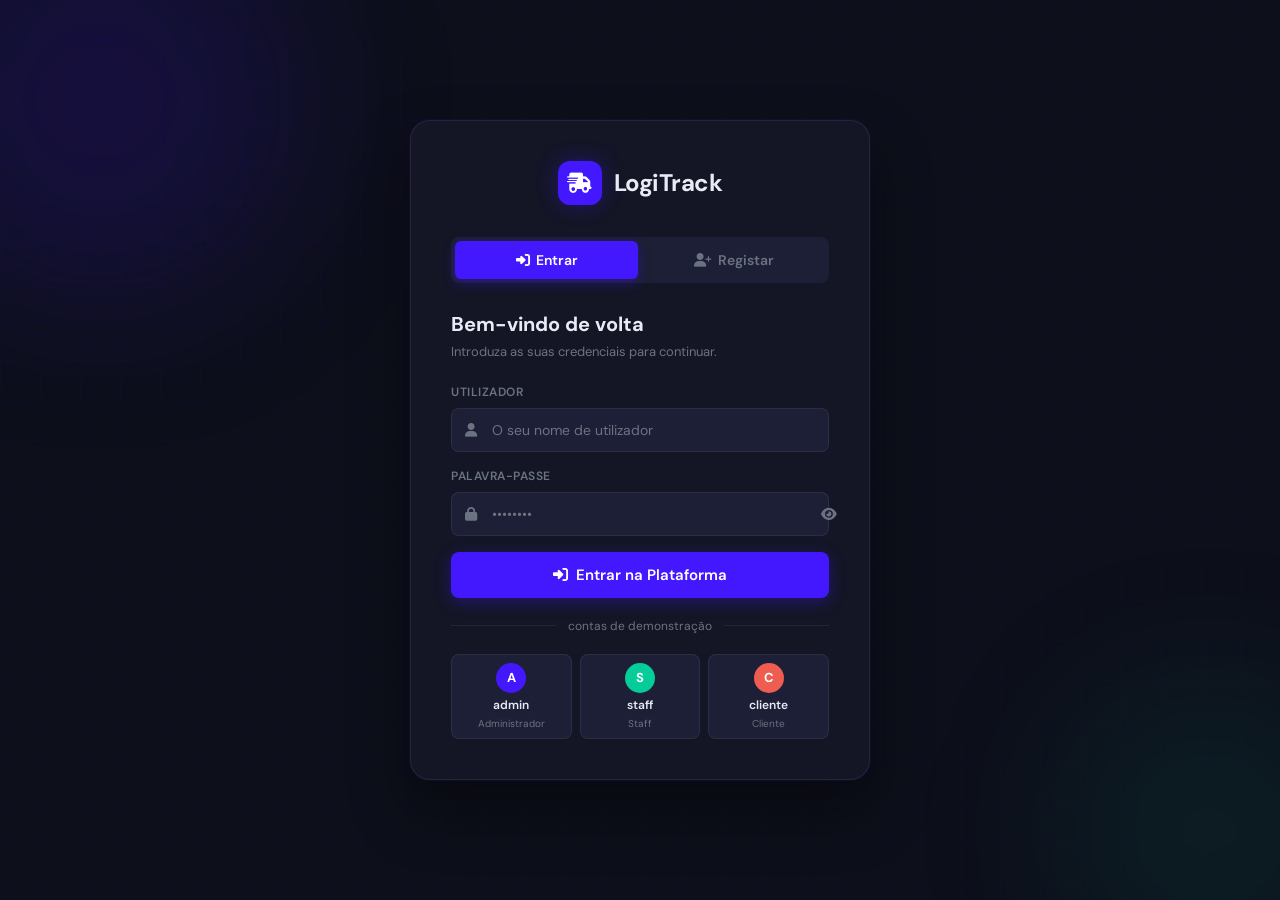
<file: login.html>
<!DOCTYPE html>
<html lang="pt">

<head>
    <meta charset="UTF-8">
    <meta name="viewport" content="width=device-width, initial-scale=1.0">
    <title>LogiTrack - Acesso</title>
    <link
        href="https://fonts.googleapis.com/css2?family=DM+Sans:wght@300;400;500;600;700&family=DM+Mono:wght@400;500&display=swap"
        rel="stylesheet">
    <link rel="stylesheet" href="https://cdnjs.cloudflare.com/ajax/libs/font-awesome/6.4.0/css/all.min.css">
    <style>
        :root {
            --bg: #0d0f1a;
            --surface: #141626;
            --surface-2: #1c1f35;
            --border: rgba(255, 255, 255, 0.07);
            --accent: #4318ff;
            --accent-glow: rgba(67, 24, 255, 0.35);
            --accent-soft: rgba(67, 24, 255, 0.12);
            --text: #e8eaf6;
            --text-muted: #6b7280;
            --success: #05cd99;
            --danger: #ee5d50;
            --danger-soft: rgba(238, 93, 80, 0.12);
            --radius: 14px;
            --radius-sm: 8px;
        }

        * {
            margin: 0;
            padding: 0;
            box-sizing: border-box;
        }

        body {
            font-family: 'DM Sans', sans-serif;
            background: var(--bg);
            color: var(--text);
            min-height: 100vh;
            display: flex;
            align-items: center;
            justify-content: center;
            overflow: hidden;
            position: relative;
        }

        /* Background grid */
        body::before {
            content: '';
            position: fixed;
            inset: 0;
            background-image:
                linear-gradient(rgba(67, 24, 255, 0.04) 1px, transparent 1px),
                linear-gradient(90deg, rgba(67, 24, 255, 0.04) 1px, transparent 1px);
            background-size: 40px 40px;
            pointer-events: none;
        }

        /* Ambient glow orbs */
        .orb {
            position: fixed;
            border-radius: 50%;
            filter: blur(80px);
            pointer-events: none;
            animation: drift 12s ease-in-out infinite alternate;
        }

        .orb-1 {
            width: 400px;
            height: 400px;
            background: rgba(67, 24, 255, 0.15);
            top: -100px;
            left: -100px;
        }

        .orb-2 {
            width: 300px;
            height: 300px;
            background: rgba(5, 205, 153, 0.08);
            bottom: -80px;
            right: -80px;
            animation-delay: -6s;
        }

        @keyframes drift {
            from {
                transform: translate(0, 0) scale(1);
            }

            to {
                transform: translate(30px, 20px) scale(1.05);
            }
        }

        /* Card */
        .card {
            background: var(--surface);
            border: 1px solid var(--border);
            border-radius: 20px;
            width: 100%;
            max-width: 460px;
            padding: 40px;
            position: relative;
            z-index: 10;
            box-shadow: 0 0 0 1px rgba(67, 24, 255, 0.1), 0 30px 60px rgba(0, 0, 0, 0.4);
            animation: slideUp 0.5s cubic-bezier(0.22, 1, 0.36, 1) forwards;
            max-height: 95vh;
            overflow-y: auto;
        }

        .card::-webkit-scrollbar { width: 5px; }
        .card::-webkit-scrollbar-track { background: transparent; }
        .card::-webkit-scrollbar-thumb { background: var(--border); border-radius: 10px; }

        @keyframes slideUp {
            from {
                opacity: 0;
                transform: translateY(30px);
            }

            to {
                opacity: 1;
                transform: translateY(0);
            }
        }

        /* Logo */
        .logo {
            display: flex;
            align-items: center;
            gap: 12px;
            margin-bottom: 32px;
            justify-content: center;
        }

        .logo-icon {
            width: 44px;
            height: 44px;
            background: var(--accent);
            border-radius: 12px;
            display: flex;
            align-items: center;
            justify-content: center;
            font-size: 20px;
            color: white;
            box-shadow: 0 0 20px var(--accent-glow);
        }

        .logo-text {
            font-size: 24px;
            font-weight: 700;
            letter-spacing: -0.5px;
            color: var(--text);
        }

        /* Tabs */
        .tabs {
            display: flex;
            background: var(--surface-2);
            border-radius: var(--radius-sm);
            padding: 4px;
            margin-bottom: 28px;
            gap: 4px;
        }

        .tab-btn {
            flex: 1;
            padding: 10px;
            border: none;
            background: transparent;
            color: var(--text-muted);
            font-family: inherit;
            font-size: 14px;
            font-weight: 600;
            cursor: pointer;
            border-radius: 6px;
            transition: all 0.25s;
        }

        .tab-btn.active {
            background: var(--accent);
            color: white;
            box-shadow: 0 4px 12px var(--accent-glow);
        }

        /* Forms */
        .form-panel {
            display: none;
        }

        .form-panel.active {
            display: block;
            animation: fadeIn 0.3s ease forwards;
        }

        @keyframes fadeIn {
            from {
                opacity: 0;
                transform: translateY(6px);
            }

            to {
                opacity: 1;
                transform: translateY(0);
            }
        }

        .form-title {
            font-size: 20px;
            font-weight: 700;
            margin-bottom: 6px;
            color: var(--text);
        }

        .form-subtitle {
            font-size: 13px;
            color: var(--text-muted);
            margin-bottom: 24px;
        }

        .form-group {
            margin-bottom: 16px;
        }

        .form-group label {
            display: block;
            font-size: 12px;
            font-weight: 600;
            letter-spacing: 0.5px;
            text-transform: uppercase;
            color: var(--text-muted);
            margin-bottom: 8px;
        }

        .input-wrap {
            position: relative;
        }

        .input-wrap i {
            position: absolute;
            left: 14px;
            top: 50%;
            transform: translateY(-50%);
            color: var(--text-muted);
            font-size: 14px;
            pointer-events: none;
            transition: color 0.2s;
        }

        .form-control {
            width: 100%;
            padding: 12px 14px 12px 40px;
            background: var(--surface-2);
            border: 1px solid var(--border);
            border-radius: var(--radius-sm);
            font-family: inherit;
            font-size: 14px;
            color: var(--text);
            transition: border-color 0.2s, box-shadow 0.2s;
            outline: none;
        }

        .form-control::placeholder {
            color: var(--text-muted);
        }

        .form-control:focus {
            border-color: var(--accent);
            box-shadow: 0 0 0 3px var(--accent-soft);
        }

        .form-control:focus+i,
        .input-wrap:focus-within i {
            color: var(--accent);
        }

        /* Password toggle */
        .toggle-pass {
            position: absolute;
            right: 14px;
            top: 50%;
            transform: translateY(-50%);
            background: none;
            border: none;
            color: var(--text-muted);
            cursor: pointer;
            font-size: 14px;
            padding: 4px;
            transition: color 0.2s;
        }

        .toggle-pass:hover {
            color: var(--text);
        }

        /* Password strength */
        .strength-bar {
            display: none;
            margin-top: 8px;
        }

        .strength-bar.visible {
            display: block;
        }

        .strength-track {
            height: 3px;
            background: var(--surface-2);
            border-radius: 2px;
            overflow: hidden;
            margin-bottom: 4px;
        }

        .strength-fill {
            height: 100%;
            border-radius: 2px;
            transition: width 0.3s, background 0.3s;
            width: 0%;
        }

        .strength-label {
            font-size: 11px;
            color: var(--text-muted);
            font-family: 'DM Mono', monospace;
        }

        /* Submit */
        .btn-submit {
            width: 100%;
            padding: 13px;
            background: var(--accent);
            color: white;
            border: none;
            border-radius: var(--radius-sm);
            font-family: inherit;
            font-size: 15px;
            font-weight: 600;
            cursor: pointer;
            transition: all 0.2s;
            margin-top: 8px;
            display: flex;
            align-items: center;
            justify-content: center;
            gap: 8px;
            box-shadow: 0 4px 15px var(--accent-glow);
        }

        .btn-submit:hover {
            background: #3311db;
            transform: translateY(-1px);
            box-shadow: 0 6px 20px var(--accent-glow);
        }

        .btn-submit:active {
            transform: translateY(0);
        }

        .btn-submit.loading {
            pointer-events: none;
            opacity: 0.7;
        }

        /* Alert messages */
        .alert {
            padding: 12px 16px;
            border-radius: var(--radius-sm);
            font-size: 13px;
            font-weight: 500;
            margin-bottom: 16px;
            display: flex;
            align-items: center;
            gap: 10px;
            animation: fadeIn 0.3s ease;
        }

        .alert-error {
            background: var(--danger-soft);
            color: var(--danger);
            border: 1px solid rgba(238, 93, 80, 0.2);
        }

        .alert-success {
            background: rgba(5, 205, 153, 0.1);
            color: var(--success);
            border: 1px solid rgba(5, 205, 153, 0.2);
        }

        .alert {
            display: none;
        }

        .alert.show {
            display: flex;
        }

        /* Switch link */
        .switch-link {
            text-align: center;
            margin-top: 20px;
            font-size: 13px;
            color: var(--text-muted);
        }

        .switch-link a {
            color: var(--accent);
            text-decoration: none;
            font-weight: 600;
            cursor: pointer;
            transition: opacity 0.2s;
        }

        .switch-link a:hover {
            opacity: 0.8;
        }

        /* Divider */
        .divider {
            display: flex;
            align-items: center;
            gap: 12px;
            margin: 20px 0;
        }

        .divider::before,
        .divider::after {
            content: '';
            flex: 1;
            height: 1px;
            background: var(--border);
        }

        .divider span {
            font-size: 12px;
            color: var(--text-muted);
        }

        /* User info badge */
        .user-badge {
            background: var(--surface-2);
            border: 1px solid var(--border);
            border-radius: var(--radius-sm);
            padding: 10px 14px;
            display: flex;
            align-items: center;
            gap: 10px;
            margin-bottom: 20px;
        }

        .user-badge-avatar {
            width: 36px;
            height: 36px;
            background: var(--accent);
            border-radius: 50%;
            display: flex;
            align-items: center;
            justify-content: center;
            font-size: 14px;
            color: white;
            font-weight: 700;
            flex-shrink: 0;
        }

        .user-badge-info .name {
            font-size: 14px;
            font-weight: 600;
        }

        .user-badge-info .role {
            font-size: 12px;
            color: var(--text-muted);
        }

        /* Role Cards */
        .role-cards {
            display: grid;
            grid-template-columns: repeat(3, 1fr);
            gap: 10px;
            margin-bottom: 16px;
        }

        .role-card {
            background: var(--surface-2);
            border: 2px solid var(--border);
            border-radius: 12px;
            padding: 14px 10px;
            cursor: pointer;
            transition: all 0.25s;
            text-align: center;
            position: relative;
            overflow: hidden;
        }

        .role-card::before {
            content: '';
            position: absolute;
            inset: 0;
            opacity: 0;
            transition: opacity 0.25s;
        }

        .role-card.admin-card::before  { background: rgba(67, 24, 255, 0.06); }
        .role-card.staff-card::before  { background: rgba(5, 205, 153, 0.06); }
        .role-card.cli-card::before    { background: rgba(238, 93, 80, 0.06); }

        .role-card:hover::before, .role-card.selected::before { opacity: 1; }

        .role-card.selected.admin-card { border-color: var(--accent); box-shadow: 0 0 0 3px rgba(67,24,255,0.18); }
        .role-card.selected.staff-card { border-color: #05cd99;    box-shadow: 0 0 0 3px rgba(5,205,153,0.18); }
        .role-card.selected.cli-card   { border-color: #ee5d50;    box-shadow: 0 0 0 3px rgba(238,93,80,0.18); }

        .role-card-icon {
            width: 40px; height: 40px;
            border-radius: 10px;
            display: flex; align-items: center; justify-content: center;
            font-size: 18px; margin: 0 auto 8px;
            transition: transform 0.2s;
        }
        .role-card:hover .role-card-icon, .role-card.selected .role-card-icon { transform: scale(1.1); }

        .admin-card .role-card-icon  { background: rgba(67,24,255,0.15); color: #4318ff; }
        .staff-card .role-card-icon  { background: rgba(5,205,153,0.15); color: #05cd99; }
        .cli-card .role-card-icon    { background: rgba(238,93,80,0.15); color: #ee5d50; }

        .role-card-name {
            font-size: 12px; font-weight: 700;
            letter-spacing: 0.3px;
            color: var(--text);
        }

        .role-card-desc {
            font-size: 10px; color: var(--text-muted);
            margin-top: 2px; line-height: 1.3;
        }

        .role-card .check-mark {
            position: absolute; top: 7px; right: 8px;
            font-size: 11px; opacity: 0; transition: opacity 0.2s;
        }
        .admin-card .check-mark { color: #4318ff; }
        .staff-card .check-mark { color: #05cd99; }
        .cli-card .check-mark   { color: #ee5d50; }
        .role-card.selected .check-mark { opacity: 1; }

        /* Demo accounts grid */
        .demo-grid {
            display: grid;
            grid-template-columns: repeat(3, 1fr);
            gap: 8px;
        }

        .demo-badge {
            background: var(--surface-2);
            border: 1px solid var(--border);
            border-radius: var(--radius-sm);
            padding: 8px 10px;
            display: flex;
            flex-direction: column;
            align-items: center;
            gap: 5px;
            cursor: pointer;
            transition: all 0.2s;
            text-align: center;
        }

        .demo-badge:hover {
            border-color: var(--accent);
            background: var(--accent-soft);
            transform: translateY(-1px);
        }

        .demo-badge-avatar {
            width: 30px; height: 30px;
            border-radius: 50%;
            display: flex; align-items: center; justify-content: center;
            font-size: 13px; font-weight: 700; color: white;
            flex-shrink: 0;
        }

        .demo-badge-name {
            font-size: 12px; font-weight: 600;
            color: var(--text);
            line-height: 1.2;
        }

        .demo-badge-role {
            font-size: 10px; color: var(--text-muted);
        }
    </style>
</head>

<body>

    <div class="orb orb-1"></div>
    <div class="orb orb-2"></div>

    <div class="card">

        <!-- Logo -->
        <div class="logo">
            <div class="logo-icon"><i class="fa-solid fa-truck-fast"></i></div>
            <span class="logo-text">LogiTrack</span>
        </div>

        <!-- Tabs -->
        <div class="tabs">
            <button class="tab-btn active" onclick="switchTab('login')">
                <i class="fa-solid fa-right-to-bracket" style="margin-right:6px;"></i>Entrar
            </button>
            <button class="tab-btn" onclick="switchTab('register')">
                <i class="fa-solid fa-user-plus" style="margin-right:6px;"></i>Registar
            </button>
        </div>

        <!-- LOGIN PANEL -->
        <div class="form-panel active" id="panel-login">
            <h2 class="form-title">Bem-vindo de volta</h2>
            <p class="form-subtitle">Introduza as suas credenciais para continuar.</p>

            <div class="alert alert-error" id="login-error">
                <i class="fa-solid fa-circle-exclamation"></i>
                <span id="login-error-msg">Utilizador ou palavra-passe incorretos.</span>
            </div>

            <div class="form-group">
                <label>Utilizador</label>
                <div class="input-wrap">
                    <input type="text" id="login-user" class="form-control" placeholder="O seu nome de utilizador"
                        autocomplete="username">
                    <i class="fa-solid fa-user"></i>
                </div>
            </div>

            <div class="form-group">
                <label>Palavra-passe</label>
                <div class="input-wrap">
                    <input type="password" id="login-pass" class="form-control" placeholder="••••••••"
                        autocomplete="current-password">
                    <i class="fa-solid fa-lock"></i>
                    <button class="toggle-pass" type="button" onclick="togglePass('login-pass', this)">
                        <i class="fa-solid fa-eye"></i>
                    </button>
                </div>
            </div>

            <button class="btn-submit" onclick="doLogin()">
                <i class="fa-solid fa-right-to-bracket"></i>
                Entrar na Plataforma
            </button>

            <div class="divider"><span>contas de demonstração</span></div>

            <div class="demo-grid">
                <div class="demo-badge" onclick="fillDemo('admin','admin')" title="admin / admin">
                    <div class="demo-badge-avatar" style="background:#4318ff;">A</div>
                    <div class="demo-badge-name">admin</div>
                    <div class="demo-badge-role">Administrador</div>
                </div>
                <div class="demo-badge" onclick="fillDemo('staff','staff')" title="staff / staff">
                    <div class="demo-badge-avatar" style="background:#05cd99;">S</div>
                    <div class="demo-badge-name">staff</div>
                    <div class="demo-badge-role">Staff</div>
                </div>
                <div class="demo-badge" onclick="fillDemo('cliente','cliente')" title="cliente / cliente">
                    <div class="demo-badge-avatar" style="background:#ee5d50;">C</div>
                    <div class="demo-badge-name">cliente</div>
                    <div class="demo-badge-role">Cliente</div>
                </div>
            </div>
        </div>

        <!-- REGISTER PANEL -->
        <div class="form-panel" id="panel-register">
            <h2 class="form-title">Criar conta</h2>
            <p class="form-subtitle">Preencha os dados e escolha a sua função na plataforma.</p>

            <div class="alert alert-error" id="reg-error">
                <i class="fa-solid fa-circle-exclamation"></i>
                <span id="reg-error-msg">Erro no registo.</span>
            </div>
            <div class="alert alert-success" id="reg-success">
                <i class="fa-solid fa-circle-check"></i>
                <span>Conta criada com sucesso! A redirecionar para login...</span>
            </div>

            <!-- Role selection cards -->
            <div class="form-group">
                <label>Função <span style="color:var(--accent)">*</span></label>
                <div class="role-cards">
                    <div class="role-card admin-card" onclick="selectRole('admin', this)">
                        <span class="check-mark"><i class="fa-solid fa-circle-check"></i></span>
                        <div class="role-card-icon"><i class="fa-solid fa-shield-halved"></i></div>
                        <div class="role-card-name">Admin</div>
                        <div class="role-card-desc">Acesso total</div>
                    </div>
                    <div class="role-card staff-card selected" onclick="selectRole('staff', this)">
                        <span class="check-mark"><i class="fa-solid fa-circle-check"></i></span>
                        <div class="role-card-icon"><i class="fa-solid fa-user-tie"></i></div>
                        <div class="role-card-name">Staff</div>
                        <div class="role-card-desc">Gestão operacional</div>
                    </div>
                    <div class="role-card cli-card" onclick="selectRole('cliente', this)">
                        <span class="check-mark"><i class="fa-solid fa-circle-check"></i></span>
                        <div class="role-card-icon"><i class="fa-solid fa-user-tag"></i></div>
                        <div class="role-card-name">Cliente</div>
                        <div class="role-card-desc">As suas encomendas</div>
                    </div>
                </div>
                <input type="hidden" id="reg-role" value="staff">
            </div>

            <div class="form-group">
                <label>Nome completo</label>
                <div class="input-wrap">
                    <input type="text" id="reg-name" class="form-control" placeholder="Ex: Maria Silva"
                        autocomplete="name">
                    <i class="fa-solid fa-id-card"></i>
                </div>
            </div>

            <div class="form-group">
                <label>Utilizador</label>
                <div class="input-wrap">
                    <input type="text" id="reg-user" class="form-control"
                        placeholder="Sem espaços ou caracteres especiais" autocomplete="username">
                    <i class="fa-solid fa-at"></i>
                </div>
            </div>

            <div class="form-group">
                <label>Email</label>
                <div class="input-wrap">
                    <input type="email" id="reg-email" class="form-control" placeholder="email@exemplo.com"
                        autocomplete="email">
                    <i class="fa-solid fa-envelope"></i>
                </div>
            </div>

            <div class="form-group">
                <label>Palavra-passe</label>
                <div class="input-wrap">
                    <input type="password" id="reg-pass" class="form-control" placeholder="Mínimo 6 caracteres"
                        oninput="checkStrength(this.value)" autocomplete="new-password">
                    <i class="fa-solid fa-lock"></i>
                    <button class="toggle-pass" type="button" onclick="togglePass('reg-pass', this)">
                        <i class="fa-solid fa-eye"></i>
                    </button>
                </div>
                <div class="strength-bar" id="strength-bar">
                    <div class="strength-track">
                        <div class="strength-fill" id="strength-fill"></div>
                    </div>
                    <span class="strength-label" id="strength-label">–</span>
                </div>
            </div>

            <div class="form-group">
                <label>Confirmar palavra-passe</label>
                <div class="input-wrap">
                    <input type="password" id="reg-pass2" class="form-control" placeholder="Repita a palavra-passe"
                        autocomplete="new-password">
                    <i class="fa-solid fa-lock"></i>
                    <button class="toggle-pass" type="button" onclick="togglePass('reg-pass2', this)">
                        <i class="fa-solid fa-eye"></i>
                    </button>
                </div>
            </div>

            <button class="btn-submit" onclick="doRegister()">
                <i class="fa-solid fa-user-plus"></i>
                Criar Conta
            </button>
        </div>

    </div>

    <script>
        // ── Auth helpers ──────────────────────────────────────────────
        function getUsers() {
            const raw = localStorage.getItem('logitrack_users');
            if (raw) return JSON.parse(raw);
            // Seed default demo accounts
            const defaults = [
                { username: 'admin',    password: 'admin',    name: 'Administrador',  email: 'admin@logitrack.pt',    role: 'admin',    created: new Date().toISOString() },
                { username: 'staff',    password: 'staff',    name: 'Staff Operações', email: 'staff@logitrack.pt',   role: 'staff',    created: new Date().toISOString() },
                { username: 'cliente',  password: 'cliente',  name: 'Cliente Final',  email: 'cliente@logitrack.pt',  role: 'cliente',  created: new Date().toISOString() }
            ];
            localStorage.setItem('logitrack_users', JSON.stringify(defaults));
            return defaults;
        }

        function saveUsers(users) {
            localStorage.setItem('logitrack_users', JSON.stringify(users));
        }

        // ── Migrate: ensure demo accounts exist ───────────────────────
        (function seedDemoAccounts() {
            const demoSeeds = [
                { username: 'admin',    password: 'admin',    name: 'Administrador',   email: 'admin@logitrack.pt', role: 'admin' },
                { username: 'staff',    password: 'staff',    name: 'Staff Operações', email: 'staff@logitrack.pt', role: 'staff' },
                { username: 'cliente',  password: 'cliente',  name: 'Cliente Final',   email: 'cliente@logitrack.pt', role: 'cliente' }
            ];
            const raw = localStorage.getItem('logitrack_users');
            const users = raw ? JSON.parse(raw) : [];
            let changed = false;
            demoSeeds.forEach(seed => {
                if (!users.find(u => u.username === seed.username)) {
                    users.push({ ...seed, created: new Date().toISOString() });
                    changed = true;
                }
            });
            if (changed) localStorage.setItem('logitrack_users', JSON.stringify(users));
        })();

        // Redirect if already logged in
        if (localStorage.getItem('logitrack_session') === 'active') {
            window.location.href = 'index.html';
        }

        // ── Tab switching ─────────────────────────────────────────────
        function switchTab(tab) {
            document.querySelectorAll('.tab-btn').forEach((b, i) => {
                b.classList.toggle('active', (i === 0 && tab === 'login') || (i === 1 && tab === 'register'));
            });
            document.getElementById('panel-login').classList.toggle('active', tab === 'login');
            document.getElementById('panel-register').classList.toggle('active', tab === 'register');
            hideAlerts();
        }

        function hideAlerts() {
            document.querySelectorAll('.alert').forEach(a => a.classList.remove('show'));
        }

        // ── Login ─────────────────────────────────────────────────────
        function doLogin() {
            const username = document.getElementById('login-user').value.trim();
            const password = document.getElementById('login-pass').value;
            const errorEl = document.getElementById('login-error');
            const msgEl = document.getElementById('login-error-msg');

            errorEl.classList.remove('show');

            if (!username || !password) {
                msgEl.textContent = 'Por favor preencha todos os campos.';
                errorEl.classList.add('show');
                return;
            }

            const users = getUsers();
            const user = users.find(u => u.username === username && u.password === password);

            if (!user) {
                msgEl.textContent = 'Utilizador ou palavra-passe incorretos.';
                errorEl.classList.add('show');
                shake(document.getElementById('panel-login'));
                return;
            }

            // Save session with user info
            localStorage.setItem('logitrack_session', 'active');
            localStorage.setItem('logitrack_current_user', JSON.stringify({
                username: user.username,
                name: user.name,
                email: user.email,
                role: user.role
            }));

            const btn = document.querySelector('#panel-login .btn-submit');
            btn.classList.add('loading');
            btn.innerHTML = '<i class="fa-solid fa-spinner fa-spin"></i> A entrar...';

            setTimeout(() => { window.location.href = 'index.html'; }, 800);
        }

        // ── Register ──────────────────────────────────────────────────
        function doRegister() {
            const name = document.getElementById('reg-name').value.trim();
            const username = document.getElementById('reg-user').value.trim();
            const email = document.getElementById('reg-email').value.trim();
            const role = document.getElementById('reg-role').value;
            const pass = document.getElementById('reg-pass').value;
            const pass2 = document.getElementById('reg-pass2').value;

            const errEl = document.getElementById('reg-error');
            const msgEl = document.getElementById('reg-error-msg');
            const okEl = document.getElementById('reg-success');

            errEl.classList.remove('show');
            okEl.classList.remove('show');

            // Validation
            if (!name || !username || !email || !pass || !pass2) {
                msgEl.textContent = 'Por favor preencha todos os campos.';
                errEl.classList.add('show');
                return;
            }

            if (!/^[a-zA-Z0-9_]+$/.test(username)) {
                msgEl.textContent = 'O utilizador só pode ter letras, números e _.';
                errEl.classList.add('show');
                return;
            }

            if (!/^[^\s@]+@[^\s@]+\.[^\s@]+$/.test(email)) {
                msgEl.textContent = 'Introduza um email válido.';
                errEl.classList.add('show');
                return;
            }

            if (pass.length < 6) {
                msgEl.textContent = 'A palavra-passe deve ter pelo menos 6 caracteres.';
                errEl.classList.add('show');
                return;
            }

            if (pass !== pass2) {
                msgEl.textContent = 'As palavras-passe não coincidem.';
                errEl.classList.add('show');
                return;
            }

            const users = getUsers();
            if (users.find(u => u.username === username)) {
                msgEl.textContent = 'Este nome de utilizador já existe.';
                errEl.classList.add('show');
                return;
            }
            if (users.find(u => u.email === email)) {
                msgEl.textContent = 'Este email já está registado.';
                errEl.classList.add('show');
                return;
            }

            // Save new user
            users.push({ username, password: pass, name, email, role, created: new Date().toISOString() });
            saveUsers(users);

            okEl.classList.add('show');

            const btn = document.querySelector('#panel-register .btn-submit');
            btn.classList.add('loading');
            btn.innerHTML = '<i class="fa-solid fa-check"></i> Conta criada!';

            setTimeout(() => {
                switchTab('login');
                document.getElementById('login-user').value = username;
                btn.classList.remove('loading');
                btn.innerHTML = '<i class="fa-solid fa-user-plus"></i> Criar Conta';
            }, 1500);
        }

        // ── Role Card Selection ───────────────────────────────────────
        function selectRole(role, el) {
            document.querySelectorAll('.role-card').forEach(c => c.classList.remove('selected'));
            el.classList.add('selected');
            document.getElementById('reg-role').value = role;
        }

        // ── Helpers ───────────────────────────────────────────────────
        function fillDemo(user, pass) {
            document.getElementById('login-user').value = user;
            document.getElementById('login-pass').value = pass;
        }

        function togglePass(id, btn) {
            const input = document.getElementById(id);
            const isPass = input.type === 'password';
            input.type = isPass ? 'text' : 'password';
            btn.querySelector('i').className = isPass ? 'fa-solid fa-eye-slash' : 'fa-solid fa-eye';
        }

        function checkStrength(val) {
            const bar = document.getElementById('strength-bar');
            const fill = document.getElementById('strength-fill');
            const label = document.getElementById('strength-label');

            if (!val) { bar.classList.remove('visible'); return; }
            bar.classList.add('visible');

            let score = 0;
            if (val.length >= 6) score++;
            if (val.length >= 10) score++;
            if (/[A-Z]/.test(val)) score++;
            if (/[0-9]/.test(val)) score++;
            if (/[^A-Za-z0-9]/.test(val)) score++;

            const levels = [
                { w: '20%', c: '#ee5d50', t: 'Muito fraca' },
                { w: '40%', c: '#ff8c42', t: 'Fraca' },
                { w: '60%', c: '#ffce20', t: 'Razoável' },
                { w: '80%', c: '#05cd99', t: 'Boa' },
                { w: '100%', c: '#05cd99', t: 'Muito boa' },
            ];
            const lv = levels[Math.min(score - 1, 4)] || levels[0];
            fill.style.width = lv.w;
            fill.style.background = lv.c;
            label.textContent = lv.t;
        }

        function shake(el) {
            el.style.animation = 'shake 0.4s ease';
            el.addEventListener('animationend', () => el.style.animation = '', { once: true });
        }

        // Enter key support
        document.addEventListener('keydown', e => {
            if (e.key !== 'Enter') return;
            if (document.getElementById('panel-login').classList.contains('active')) doLogin();
            else doRegister();
        });
    </script>

    <style>
        @keyframes shake {

            0%,
            100% {
                transform: translateX(0);
            }

            20% {
                transform: translateX(-8px);
            }

            40% {
                transform: translateX(8px);
            }

            60% {
                transform: translateX(-5px);
            }

            80% {
                transform: translateX(5px);
            }
        }
    </style>
</body>

</html>
</file>
